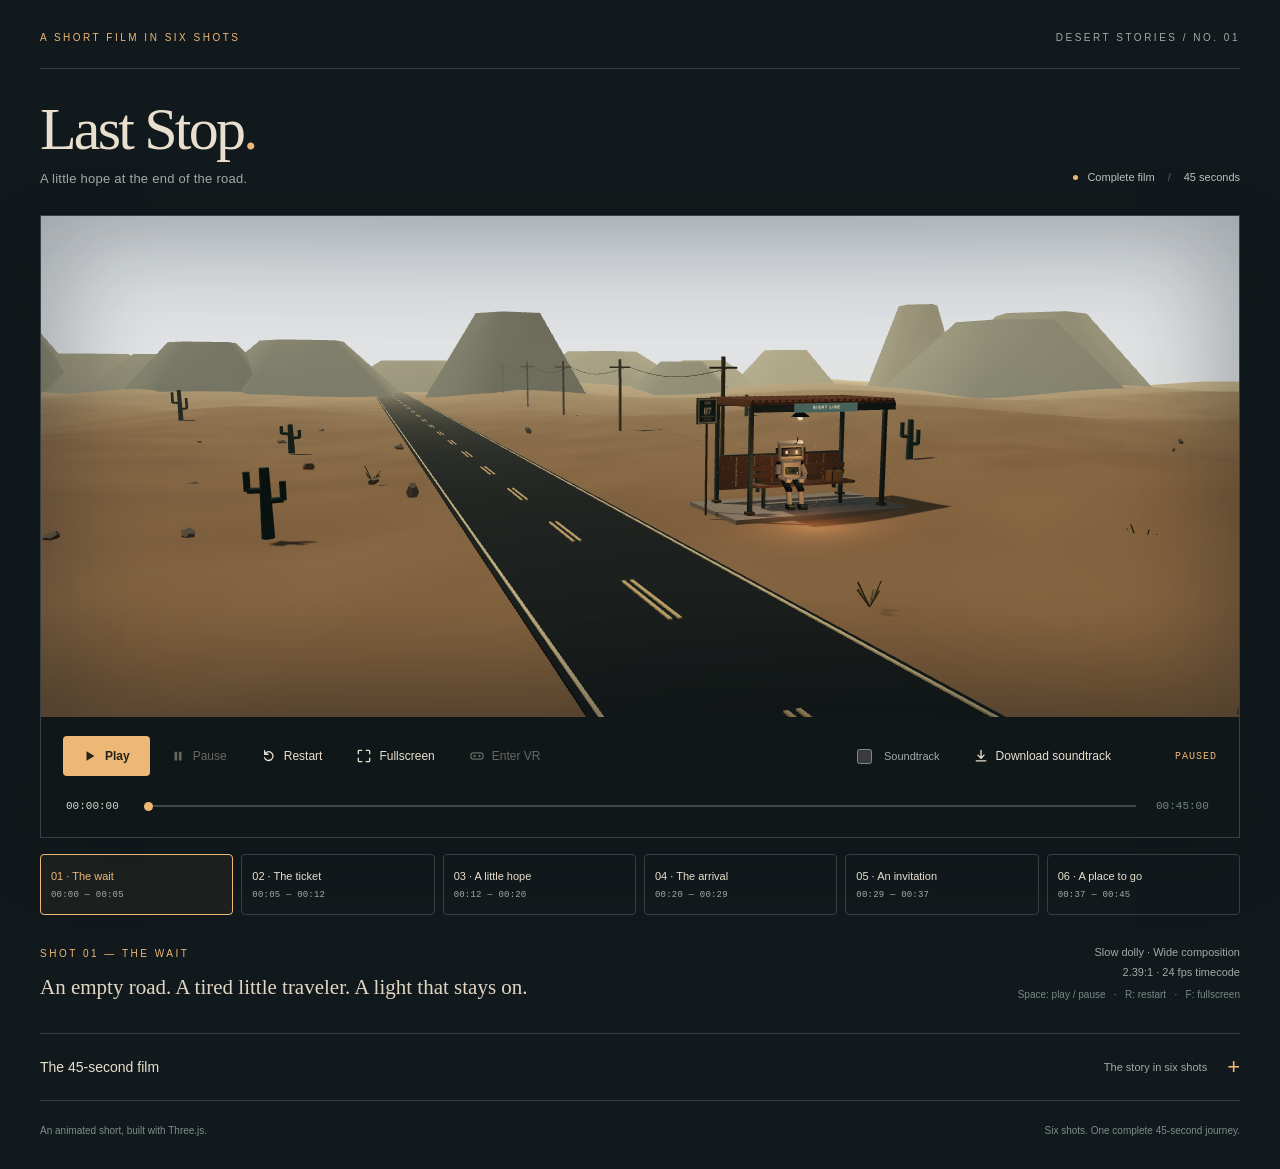
<file: agentic-devops/index.html>
<!doctype html>
<html lang="en">
<head>
  <meta charset="utf-8">
  <meta name="viewport" content="width=device-width, initial-scale=1">
  <meta name="theme-color" content="#11191c">
  <meta name="description" content="Last Stop: a complete 45-second animated short in six shots. A lonely robot, a desert bus stop, and a little hope.">
  <title>Last Stop — An animated short</title>
  <script>
	  let renderer, scene, camera, elapsed = 0, playing = false, lastTick = 0;
  let robot, head, chestLight, lamp, glow, dust, dustOrigins, torso, ticket, limbs, bus, busDoors, busWheels, roadDust, roadDustOrigins;
  </script>
  <link rel="icon" href="data:image/svg+xml,%3Csvg xmlns='http://www.w3.org/2000/svg' viewBox='0 0 64 64'%3E%3Crect width='64' height='64' rx='14' fill='%2311191c'/%3E%3Crect x='12' y='19' width='40' height='29' rx='8' fill='%23d8cdb7'/%3E%3Crect x='17' y='27' width='30' height='13' rx='4' fill='%23252f32'/%3E%3Ccircle cx='25' cy='33' r='3' fill='%23efb56f'/%3E%3Ccircle cx='39' cy='33' r='3' fill='%23efb56f'/%3E%3Cpath d='M32 19V10' stroke='%23d8cdb7' stroke-width='3'/%3E%3C/svg%3E">
  <link rel="stylesheet" href="css/styles.css">
</head>
<body>
  <main>
    <header class="masthead">
      <span class="eyebrow">A short film in six shots</span>
      <span class="edition">Desert stories / No. 01</span>
    </header>
    <section class="heading" aria-labelledby="film-title">
      <div><h1 id="film-title">Last Stop<span>.</span></h1><p>A little hope at the end of the road.</p></div>
      <div class="heading-meta"><span class="status-dot"></span> Complete film <span class="meta-divider">/</span> 45 seconds</div>
    </section>

    <section id="player" class="player" aria-label="Complete 45-second film in six shots">
      <div id="frame" class="frame">
        <canvas id="film" aria-label="A small robot sits beneath a bus shelter beside an empty desert road under the blazing Arizona sun. The camera slowly moves closer."></canvas>
        <div class="frame-label"><span id="shot-label">01 / THE WAIT</span><span>EXT. DESERT · DAY</span></div>
        <div class="vignette" aria-hidden="true"></div>
        <div id="ending" class="ending" aria-hidden="true"><span>A place to go.</span><small>LAST STOP</small></div>
        <div id="loading" class="loading" role="status">Setting the scene…</div>
        <div id="error" class="error" role="alert" hidden></div>
      </div>
      <div class="transport">
        <div class="buttons">
          <button id="play" class="primary" disabled><svg viewBox="0 0 16 16" aria-hidden="true"><path d="M4 2.5 13 8 4 13.5Z" fill="currentColor"/></svg><span>Play</span></button>
          <button id="pause" disabled><svg viewBox="0 0 16 16" aria-hidden="true"><path d="M4 3h3v10H4zm5 0h3v10H9z" fill="currentColor"/></svg>Pause</button>
          <button id="restart" disabled><svg viewBox="0 0 16 16" aria-hidden="true"><path d="M3 6a5 5 0 1 1-.1 4M3 2v4h4" fill="none" stroke="currentColor" stroke-width="1.5" stroke-linecap="round" stroke-linejoin="round"/></svg>Restart</button>
          <button id="fullscreen" aria-pressed="false" disabled><svg viewBox="0 0 16 16" aria-hidden="true"><path d="M1.5 5.5v-3a1 1 0 0 1 1-1h3M14.5 5.5v-3a1 1 0 0 0-1-1h-3M1.5 10.5v3a1 1 0 0 0 1 1h3M14.5 10.5v3a1 1 0 0 1-1 1h-3" fill="none" stroke="currentColor" stroke-width="1.5" stroke-linecap="round" stroke-linejoin="round"/></svg><span>Fullscreen</span></button>
          <button id="vr" aria-pressed="false" disabled><svg viewBox="0 0 16 16" aria-hidden="true"><rect x="1" y="4.5" width="14" height="7" rx="3" fill="none" stroke="currentColor" stroke-width="1.4"/><circle cx="5.2" cy="8" r="1.35" fill="currentColor"/><circle cx="10.8" cy="8" r="1.35" fill="currentColor"/></svg><span>Enter VR</span></button>
        </div>
        <div class="sound-control"><input id="sound" type="checkbox" disabled><label for="sound">Soundtrack</label></div>
        <button id="download-sound" disabled><svg viewBox="0 0 16 16" aria-hidden="true"><path d="M8 1.5v9M4.5 7 8 10.5 11.5 7M2.5 13.5h11" fill="none" stroke="currentColor" stroke-width="1.5" stroke-linecap="round" stroke-linejoin="round"/></svg><span>Download soundtrack</span></button>
        <span id="state" class="state" role="status" aria-live="polite">Loading</span>
      </div>
      <div class="timeline">
        <output id="timecode" for="seek">00:00:00</output>
        <input id="seek" aria-label="Film position in seconds" type="range" min="0" max="45" step="0.01" value="0" disabled>
        <span class="duration">00:45:00</span>
      </div>
    </section>

    <nav class="chapters" aria-label="Jump to a shot">
      <button data-shot="0" aria-pressed="true" disabled><span>01 · The wait</span><small>00:00 — 00:05</small></button>
      <button data-shot="1" aria-pressed="false" disabled><span>02 · The ticket</span><small>00:05 — 00:12</small></button>
      <button data-shot="2" aria-pressed="false" disabled><span>03 · A little hope</span><small>00:12 — 00:20</small></button>
      <button data-shot="3" aria-pressed="false" disabled><span>04 · The arrival</span><small>00:20 — 00:29</small></button>
      <button data-shot="4" aria-pressed="false" disabled><span>05 · An invitation</span><small>00:29 — 00:37</small></button>
      <button data-shot="5" aria-pressed="false" disabled><span>06 · A place to go</span><small>00:37 — 00:45</small></button>
    </nav>

    <section class="notes" aria-label="Current shot notes">
      <div><span id="shot-heading" class="eyebrow">Shot 01 — The wait</span><p id="shot-note">An empty road. A tired little traveler. A light that stays on.</p></div>
      <div class="specs"><span id="camera-note">Slow dolly · Wide composition</span><span>2.39:1 · 24 fps timecode</span><span class="key-hint">Space: play / pause &nbsp; · &nbsp; R: restart &nbsp; · &nbsp; F: fullscreen</span></div>
    </section>

    <details class="shot-plan">
      <summary><span>The 45-second film</span><span class="summary-detail">The story in six shots <span class="plus" aria-hidden="true">+</span></span></summary>
      <div class="table-scroll"><table>
        <caption>All six shots are animated. Press Play to watch the complete film, or use a shot button to start from that scene.</caption>
        <thead><tr><th scope="col">Shot / time</th><th scope="col">Composition &amp; action</th><th scope="col">Sound &amp; story</th></tr></thead>
        <tbody>
          <tr><th scope="row">01 · 00–05s<span>The wait · Playable</span></th><td>Wide, slow dolly. The robot sits beneath an amber shelter lamp and glances toward the empty road.</td><td>Desert wind and a faint lamp hum establish loneliness.</td></tr>
          <tr><th scope="row">02 · 05–12s<span>The ticket · Playable</span></th><td>A close insert of the bent ticket. Its thumbs move over the paper.</td><td>A paper rustle and a tiny servo. Someone still believes the bus will come.</td></tr>
          <tr><th scope="row">03 · 12–20s<span>A little hope · Playable</span></th><td>Medium profile. Headlights approach as the robot slowly lifts and turns its head.</td><td>A distant engine grows louder. Anticipation replaces stillness.</td></tr>
          <tr><th scope="row">04 · 20–29s<span>The arrival · Playable</span></th><td>Low wide. The bus eases into the stop; warm headlights travel across the sand.</td><td>Brakes and settling dust give the arrival weight.</td></tr>
          <tr><th scope="row">05 · 29–37s<span>An invitation · Playable</span></th><td>Over the shoulder: doors open onto a warm cabin. The robot stands and walks toward the bus.</td><td>A gentle door chime. Hesitation becomes a decision.</td></tr>
          <tr><th scope="row">06 · 37–45s<span>A place to go · Playable</span></th><td>A wide view of the departure. The robot boards and takes a seat; the doors close and the bus leaves.</td><td>The engine fades into wind. The shelter light stays on.</td></tr>
        </tbody>
      </table></div>
    </details>
    <footer><span>An animated short, built with Three.js.</span><span>Six shots. One complete 45-second journey.</span></footer>
    <noscript><p class="error">This film needs JavaScript. Open it in a browser with JavaScript enabled.</p></noscript>
  </main>
<script src="js/three.js"></script>
<script src="js/story.js"></script>
<script src="js/app.js"></script>
</body>
</html>
</file>
<file: agentic-devops/css/styles.css>
:root{color-scheme:dark;--bg:#11191c;--surface:#162023;--text:#e8dfce;--muted:#a1aaa7;--line:#354041;--amber:#edb776}
*{box-sizing:border-box}body{margin:0;background:var(--bg);color:var(--text);font-family:Arial,Helvetica,sans-serif;-webkit-font-smoothing:antialiased}main{width:min(1240px,calc(100% - 80px));margin:0 auto}button,input,summary{-webkit-tap-highlight-color:transparent}button,input,summary:focus-visible{outline-offset:5px}button:focus-visible,input:focus-visible,summary:focus-visible{outline:2px solid var(--amber)}
.masthead{display:flex;justify-content:space-between;border-bottom:1px solid var(--line);padding:30px 0 22px}.eyebrow,.edition{font-size:10px;text-transform:uppercase;letter-spacing:2.5px;line-height:1.6}.eyebrow{color:var(--amber)}.edition{color:var(--muted)}.heading{display:flex;align-items:end;justify-content:space-between;padding:30px 0 29px;gap:20px}.heading h1{font-family:Georgia,'Times New Roman',serif;font-size:60px;font-weight:400;letter-spacing:-2.8px;line-height:1;margin:0 0 12px}.heading h1 span{color:var(--amber)}.heading p{font-size:13px;color:var(--muted);margin:0;letter-spacing:.25px}.heading-meta{display:flex;align-items:center;gap:9px;padding-bottom:3px;color:#bac2bd;font-size:11px;white-space:nowrap}.status-dot{width:5px;height:5px;background:var(--amber);border-radius:50%}.meta-divider{padding:0 4px;color:#5c6666}
.player{background:#101719;border:1px solid #384145;box-shadow:0 22px 70px #0002}.player:fullscreen,.player:-webkit-full-screen{display:grid;grid-template-rows:1fr auto auto;width:100vw;height:100vh;background:#000}.player:fullscreen .frame,.player:-webkit-full-screen .frame{width:auto;height:auto;max-width:100%;max-height:100%;margin:auto;min-width:0;min-height:0}.frame{width:100%;aspect-ratio:2.39;position:relative;overflow:hidden;background:#0b151c}canvas{display:block;width:100%;height:100%}.frame-label{position:absolute;inset:17px 20px auto;display:flex;justify-content:space-between;font-family:monospace;font-size:9px;letter-spacing:1.3px;color:#e2d4bb88;pointer-events:none}.frame-label i{font-style:normal;color:#ffffff40;margin:0 5px}.vignette{position:absolute;inset:0;pointer-events:none;box-shadow:inset 0 0 95px 25px #030b1645;background:linear-gradient(0deg,#01070a22,transparent 23%)}.loading,.error{position:absolute;inset:0;display:flex;align-items:center;justify-content:center;padding:32px;background:#121c22;color:var(--text);font-size:14px;line-height:1.6;text-align:center}.loading[hidden],.error[hidden]{display:none}.error{color:#ffd4b5}
.transport{display:flex;align-items:center;gap:20px;padding:19px 22px 8px}.buttons{display:flex;gap:7px}button{border:1px solid transparent;border-radius:4px;background:transparent;color:var(--text);font:12px Arial,sans-serif;padding:11px 13px;display:flex;align-items:center;justify-content:center;gap:8px;cursor:pointer;min-height:40px}button:hover{border-color:#4d5b5d;background:#223034}button.primary{background:var(--amber);color:#25211b;font-weight:600;padding:11px 19px}button.primary:hover{background:#f8c68c}button:disabled{opacity:.4;cursor:default}button svg{width:14px;height:14px}#fullscreen[aria-pressed=true],#vr[aria-pressed=true]{border-color:var(--amber);color:var(--amber)}.sound-control{display:flex;align-items:center;gap:9px;margin-left:auto;font-size:11px;color:var(--muted)}.sound-control input{accent-color:var(--amber);width:15px;height:15px;cursor:pointer}.sound-control label{cursor:pointer}.state{font:10px monospace;color:var(--amber);min-width:72px;text-align:right;text-transform:uppercase;letter-spacing:1px}
.timeline{padding:12px 25px 21px;display:flex;align-items:center;gap:18px}.timeline output,.duration{font:11px monospace;color:#d1d5ca;min-width:58px}.duration{color:#748583}.timeline input{width:100%;cursor:pointer;accent-color:var(--amber);height:16px;background:transparent;appearance:none}.timeline input::-webkit-slider-runnable-track{height:2px;background:linear-gradient(to right,var(--amber) var(--progress,0%),#3c484a var(--progress,0%))}.timeline input::-moz-range-track{height:2px;background:#3c484a}.timeline input::-moz-range-progress{height:2px;background:var(--amber)}.timeline input::-webkit-slider-thumb{appearance:none;width:9px;height:9px;border:0;border-radius:50%;background:var(--amber);margin-top:-3.5px}.timeline input::-moz-range-thumb{width:9px;height:9px;border:0;border-radius:50%;background:var(--amber)}
.notes{display:flex;justify-content:space-between;align-items:center;padding:28px 0 30px;gap:20px}.notes p{font-family:Georgia,'Times New Roman',serif;font-size:21px;line-height:1.45;margin:10px 0 0;color:#e1d6c2}.specs{display:flex;flex-direction:column;gap:8px;text-align:right;color:var(--muted);font-size:11px}.specs .key-hint{color:#758886;font-size:10px;padding-top:3px}.shot-plan{border-top:1px solid var(--line);border-bottom:1px solid var(--line)}summary{cursor:pointer;display:flex;justify-content:space-between;align-items:center;padding:22px 0;list-style:none;font-size:14px}summary::-webkit-details-marker{display:none}.summary-detail{font-size:11px;color:var(--muted);display:flex;align-items:center;gap:20px}.plus{font-size:22px;color:var(--amber);font-weight:300;line-height:1;transition:transform .2s}details[open] .plus{transform:rotate(45deg)}.table-scroll{overflow:auto}table{width:100%;border-collapse:collapse;font-size:12px;text-align:left;line-height:1.6;margin-bottom:16px}caption{text-align:left;font-size:11px;color:var(--muted);padding:0 0 20px}thead th{font-size:10px;letter-spacing:1.3px;text-transform:uppercase;color:var(--muted);font-weight:400;padding:10px 16px;border-top:1px solid var(--line)}td,tbody th{border-top:1px solid #2b3537;padding:16px;vertical-align:top;font-weight:400}tbody th{width:23%;color:var(--amber);white-space:nowrap}tbody th span{display:block;font-size:10px;color:var(--muted);margin-top:5px}td{color:#c1c8be;width:38.5%}.current{background:#edb77608}footer{display:flex;justify-content:space-between;gap:20px;font-size:10px;line-height:1.6;color:#7e8c8b;padding:22px 0 30px}
.chapters{display:grid;grid-template-columns:repeat(6,minmax(0,1fr));gap:8px;margin:16px 0 0}.chapters button{min-width:0;min-height:61px;border:1px solid var(--line);align-items:flex-start;flex-direction:column;gap:7px;text-align:left;padding:12px 10px;font-size:11px;line-height:1.3}.chapters button[aria-pressed=true]{border-color:var(--amber);background:#edb7760c;color:var(--amber)}.chapters small{font:9px monospace;letter-spacing:.2px;color:var(--muted)}.notes>div:first-child{max-width:60%}.ending{position:absolute;inset:auto auto 8% 6%;display:flex;flex-direction:column;gap:10px;opacity:0;pointer-events:none;text-shadow:0 2px 20px #000}.ending>span{font:italic 29px Georgia,serif;color:#f2e0c0}.ending small{font-size:9px;letter-spacing:4px;color:var(--amber)}
@media(max-width:850px){.chapters{grid-template-columns:repeat(3,minmax(0,1fr))}.chapters button{font-size:10px}.notes>div:first-child{max-width:100%}.ending>span{font-size:19px}.ending{gap:6px}.ending small{font-size:7px}}
@media(min-width:1600px){main{width:min(1420px,calc(100% - 100px))}.heading{padding:40px 0}.heading h1{font-size:70px}}
@media(max-width:700px){main{width:calc(100% - 32px)}.masthead{padding-top:22px}.edition{display:none}.heading{padding:25px 0;align-items:start;flex-direction:column;gap:18px}.heading h1{font-size:48px}.heading-meta{font-size:10px}.frame-label{inset:10px 12px auto;font-size:7px;letter-spacing:.5px}.frame-label span:last-child{display:none}.vignette{box-shadow:inset 0 0 50px 5px #030b162a}.transport{padding:10px 9px 3px;gap:6px;flex-wrap:wrap}.buttons{gap:0;flex:1}button{padding:10px;font-size:11px;gap:5px}button.primary{padding:10px 13px}.sound-control{font-size:10px;gap:3px}.state{width:100%;text-align:left;margin:5px 8px 0;font-size:9px}.timeline{gap:8px;padding:10px 15px 17px}.timeline output,.duration{font-size:9px;min-width:47px}.notes{align-items:start;flex-direction:column;padding:24px 0}.notes p{font-size:19px}.specs{text-align:left;gap:6px}.key-hint{display:none}.eyebrow{font-size:9px}.summary-detail{gap:12px;font-size:10px}table{min-width:620px}footer{flex-direction:column;gap:4px}.loading,.error{font-size:11px;padding:18px}}
</file>
